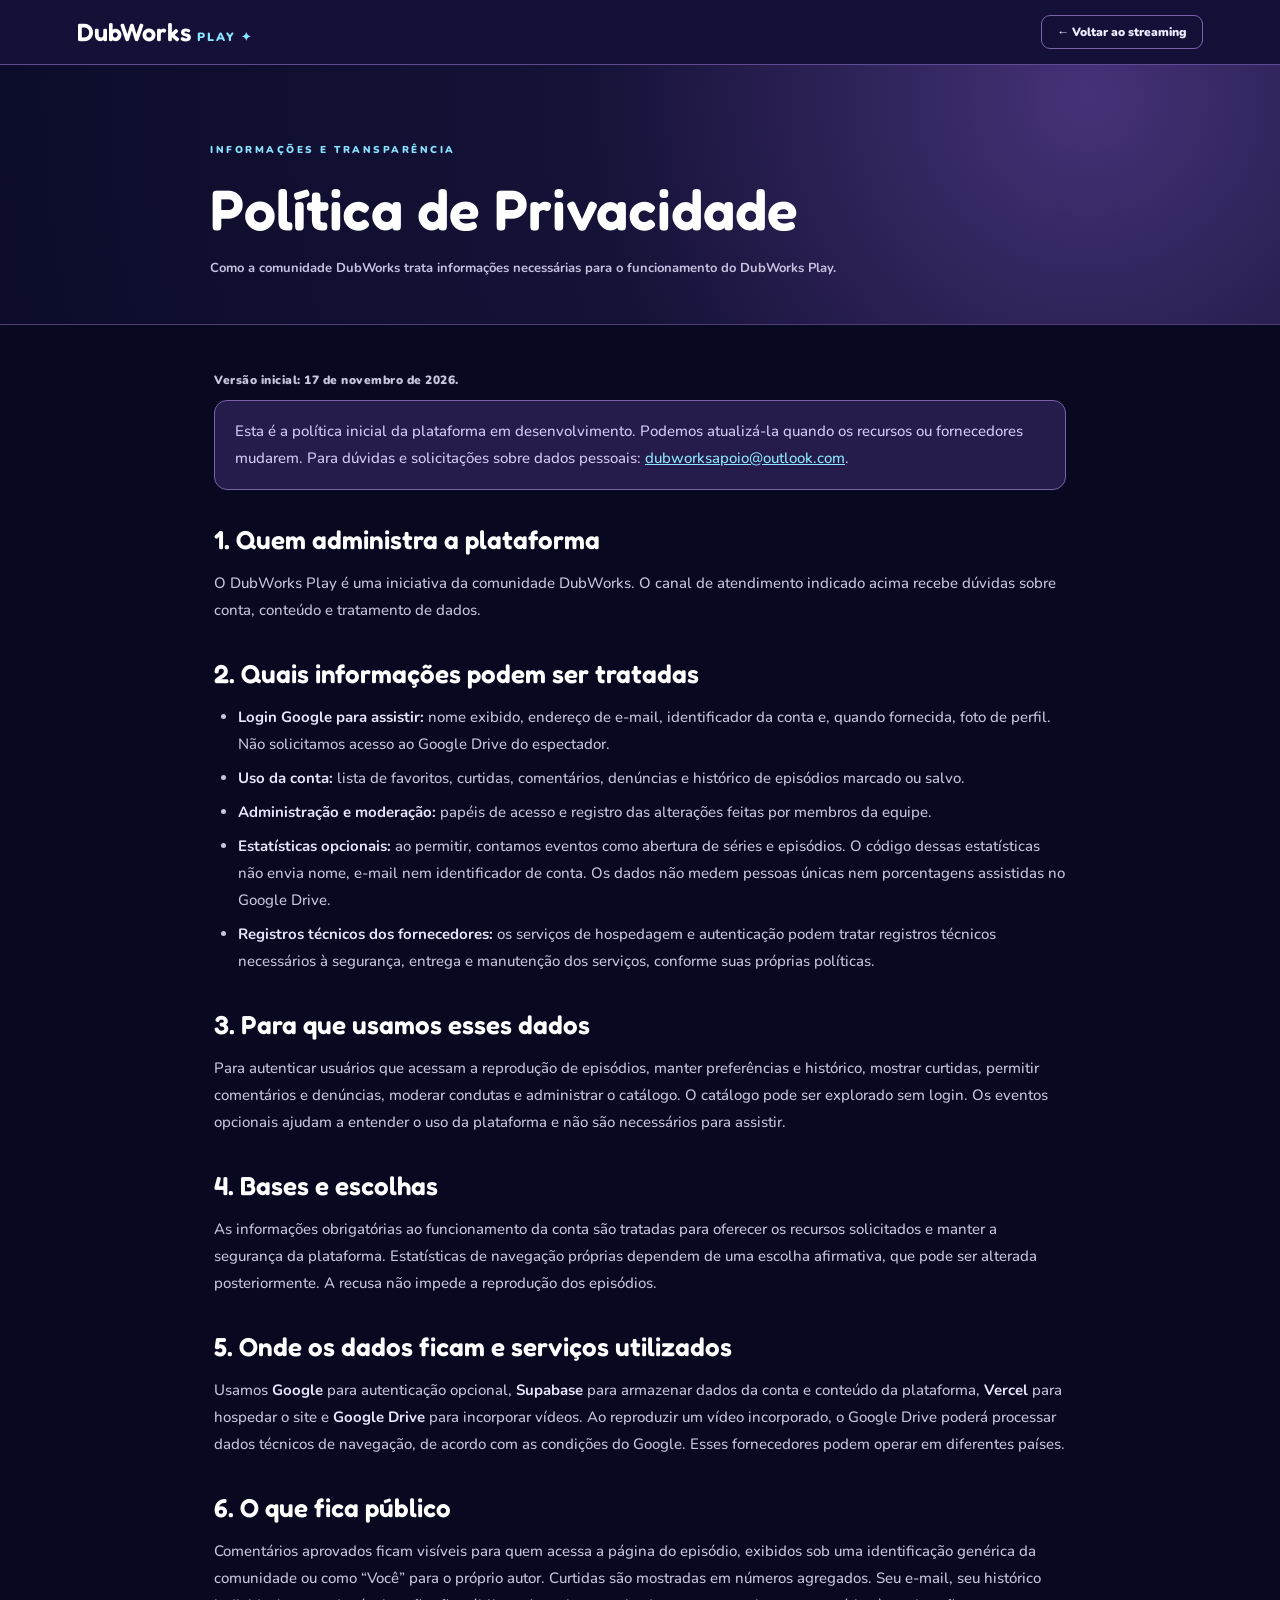
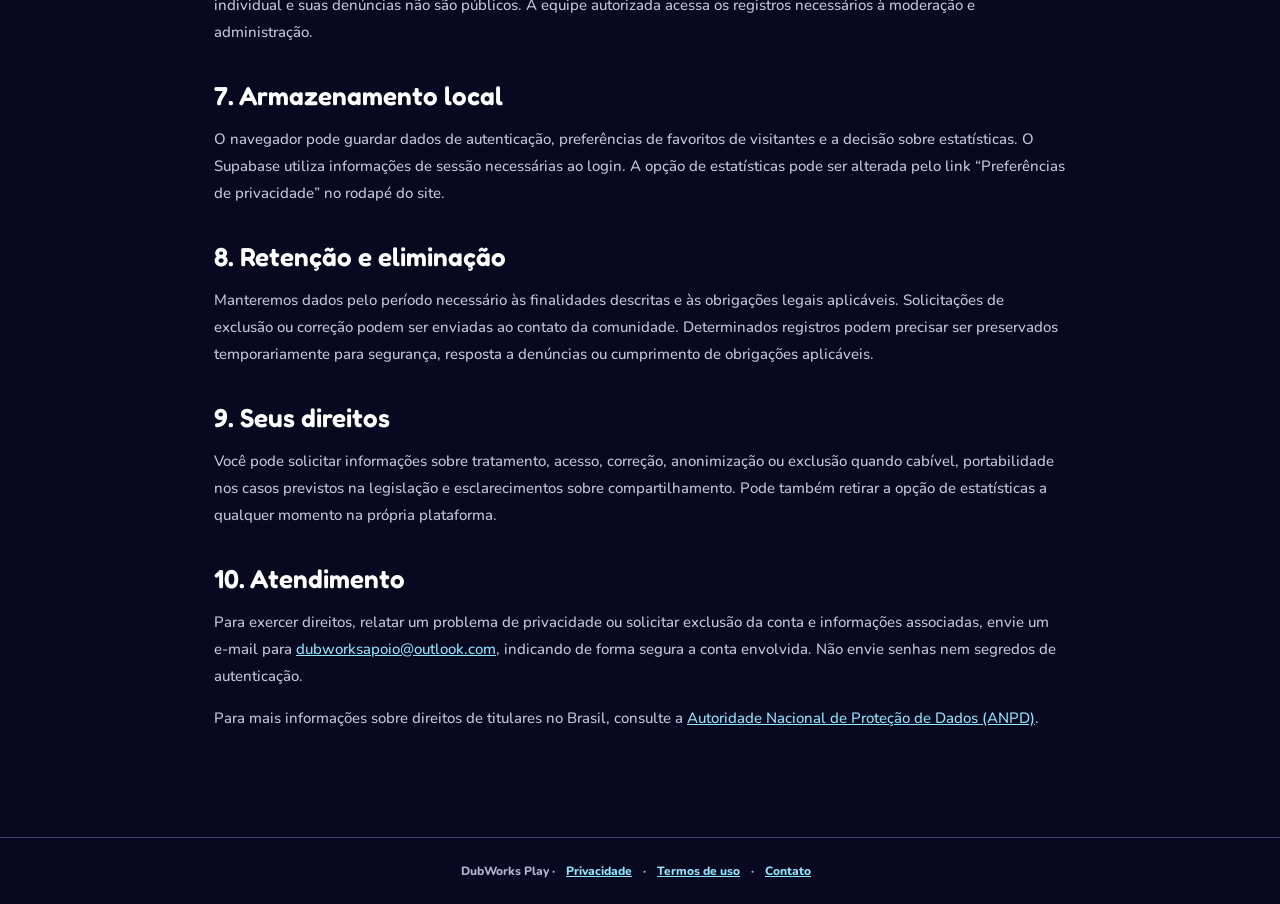
<file: privacy.html>
<!doctype html><html lang="pt-BR"><head><title>Política de Privacidade | DubWorks Play</title><meta charset="UTF-8"><meta name="viewport" content="width=device-width, initial-scale=1">
<meta name="theme-color" content="#151038">
<link rel="preconnect" href="https://fonts.googleapis.com"><link rel="preconnect" href="https://fonts.gstatic.com" crossorigin>
<link href="https://fonts.googleapis.com/css2?family=Fredoka:wght@500;600&family=Nunito:wght@400;600;700;800;900&display=swap" rel="stylesheet">
<link rel="stylesheet" href="./legal.css"></head>
<body><nav class="legal-nav"><a class="legal-logo" href="./index.html#inicio">DubWorks <em>PLAY ✦</em></a><a class="legal-back" href="./index.html#inicio">← Voltar ao streaming</a></nav>
<header class="legal-head"><span>INFORMAÇÕES E TRANSPARÊNCIA</span><h1>Política de Privacidade</h1><p>Como a comunidade DubWorks trata informações necessárias para o funcionamento do DubWorks Play.</p></header>
<main class="legal-main"><p class="legal-date">Versão inicial: 17 de novembro de 2026.</p>
<div class="legal-note">Esta é a política inicial da plataforma em desenvolvimento. Podemos atualizá-la quando os recursos ou fornecedores mudarem. Para dúvidas e solicitações sobre dados pessoais: <a href="mailto:dubworksapoio@outlook.com">dubworksapoio@outlook.com</a>.</div>
<h2>1. Quem administra a plataforma</h2><p>O DubWorks Play é uma iniciativa da comunidade DubWorks. O canal de atendimento indicado acima recebe dúvidas sobre conta, conteúdo e tratamento de dados.</p>
<h2>2. Quais informações podem ser tratadas</h2>
<ul><li><strong>Login Google para assistir:</strong> nome exibido, endereço de e-mail, identificador da conta e, quando fornecida, foto de perfil. Não solicitamos acesso ao Google Drive do espectador.</li>
<li><strong>Uso da conta:</strong> lista de favoritos, curtidas, comentários, denúncias e histórico de episódios marcado ou salvo.</li>
<li><strong>Administração e moderação:</strong> papéis de acesso e registro das alterações feitas por membros da equipe.</li>
<li><strong>Estatísticas opcionais:</strong> ao permitir, contamos eventos como abertura de séries e episódios. O código dessas estatísticas não envia nome, e-mail nem identificador de conta. Os dados não medem pessoas únicas nem porcentagens assistidas no Google Drive.</li>
<li><strong>Registros técnicos dos fornecedores:</strong> os serviços de hospedagem e autenticação podem tratar registros técnicos necessários à segurança, entrega e manutenção dos serviços, conforme suas próprias políticas.</li></ul>
<h2>3. Para que usamos esses dados</h2><p>Para autenticar usuários que acessam a reprodução de episódios, manter preferências e histórico, mostrar curtidas, permitir comentários e denúncias, moderar condutas e administrar o catálogo. O catálogo pode ser explorado sem login. Os eventos opcionais ajudam a entender o uso da plataforma e não são necessários para assistir.</p>
<h2>4. Bases e escolhas</h2><p>As informações obrigatórias ao funcionamento da conta são tratadas para oferecer os recursos solicitados e manter a segurança da plataforma. Estatísticas de navegação próprias dependem de uma escolha afirmativa, que pode ser alterada posteriormente. A recusa não impede a reprodução dos episódios.</p>
<h2>5. Onde os dados ficam e serviços utilizados</h2><p>Usamos <strong>Google</strong> para autenticação opcional, <strong>Supabase</strong> para armazenar dados da conta e conteúdo da plataforma, <strong>Vercel</strong> para hospedar o site e <strong>Google Drive</strong> para incorporar vídeos. Ao reproduzir um vídeo incorporado, o Google Drive poderá processar dados técnicos de navegação, de acordo com as condições do Google. Esses fornecedores podem operar em diferentes países.</p>
<h2>6. O que fica público</h2><p>Comentários aprovados ficam visíveis para quem acessa a página do episódio, exibidos sob uma identificação genérica da comunidade ou como “Você” para o próprio autor. Curtidas são mostradas em números agregados. Seu e-mail, seu histórico individual e suas denúncias não são públicos. A equipe autorizada acessa os registros necessários à moderação e administração.</p>
<h2>7. Armazenamento local</h2><p>O navegador pode guardar dados de autenticação, preferências de favoritos de visitantes e a decisão sobre estatísticas. O Supabase utiliza informações de sessão necessárias ao login. A opção de estatísticas pode ser alterada pelo link “Preferências de privacidade” no rodapé do site.</p>
<h2>8. Retenção e eliminação</h2><p>Manteremos dados pelo período necessário às finalidades descritas e às obrigações legais aplicáveis. Solicitações de exclusão ou correção podem ser enviadas ao contato da comunidade. Determinados registros podem precisar ser preservados temporariamente para segurança, resposta a denúncias ou cumprimento de obrigações aplicáveis.</p>
<h2>9. Seus direitos</h2><p>Você pode solicitar informações sobre tratamento, acesso, correção, anonimização ou exclusão quando cabível, portabilidade nos casos previstos na legislação e esclarecimentos sobre compartilhamento. Pode também retirar a opção de estatísticas a qualquer momento na própria plataforma.</p>
<h2>10. Atendimento</h2><p>Para exercer direitos, relatar um problema de privacidade ou solicitar exclusão da conta e informações associadas, envie um e-mail para <a href="mailto:dubworksapoio@outlook.com">dubworksapoio@outlook.com</a>, indicando de forma segura a conta envolvida. Não envie senhas nem segredos de autenticação.</p>
<p>Para mais informações sobre direitos de titulares no Brasil, consulte a <a href="https://www.gov.br/anpd/pt-br/assuntos/titular-de-dados" target="_blank" rel="noopener noreferrer">Autoridade Nacional de Proteção de Dados (ANPD)</a>.</p>
</main><footer class="legal-footer">DubWorks Play · <a href="./privacy.html">Privacidade</a> · <a href="./terms.html">Termos de uso</a> · <a href="mailto:dubworksapoio@outlook.com">Contato</a></footer></body></html>
</file>
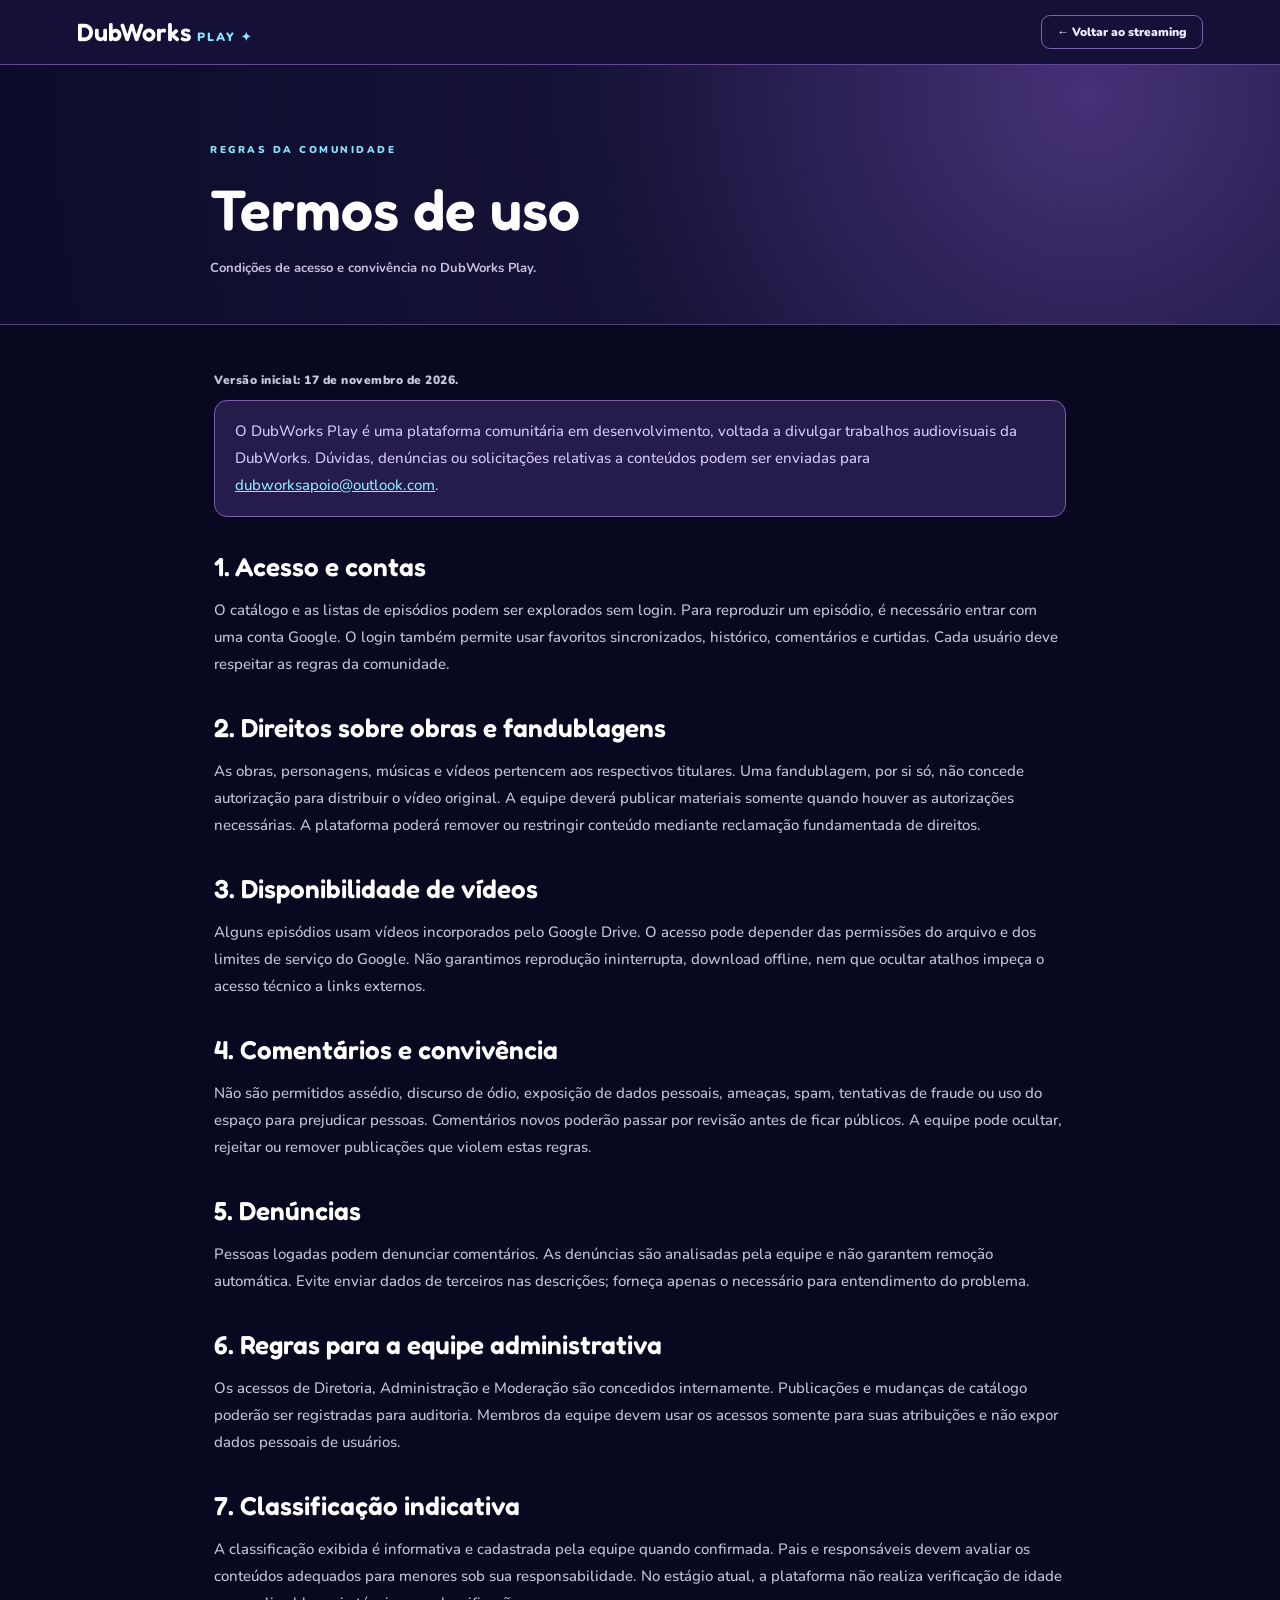
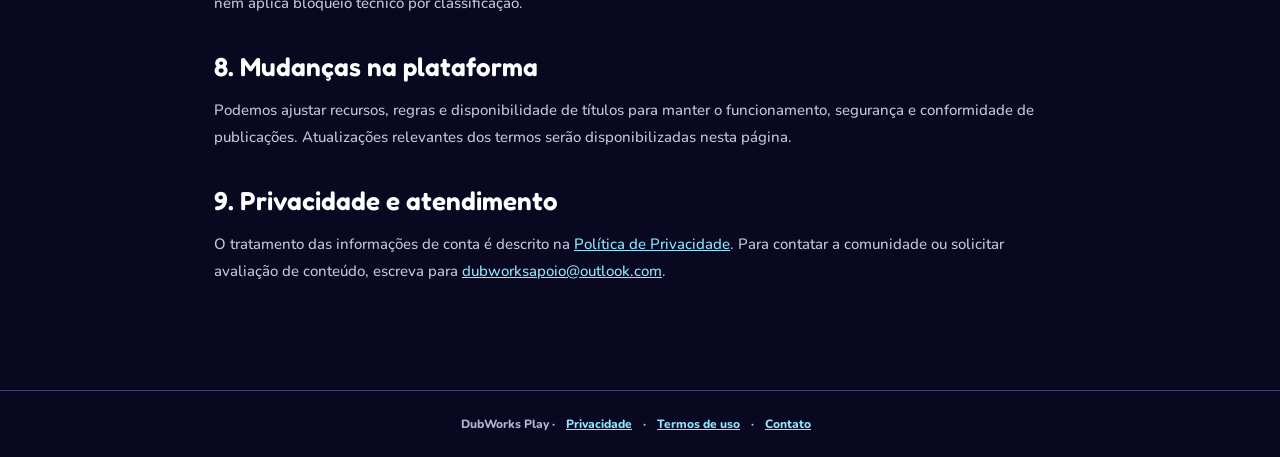
<file: terms.html>
<!doctype html><html lang="pt-BR"><head><title>Termos de Uso | DubWorks Play</title><meta charset="UTF-8"><meta name="viewport" content="width=device-width, initial-scale=1">
<meta name="theme-color" content="#151038">
<link rel="preconnect" href="https://fonts.googleapis.com"><link rel="preconnect" href="https://fonts.gstatic.com" crossorigin>
<link href="https://fonts.googleapis.com/css2?family=Fredoka:wght@500;600&family=Nunito:wght@400;600;700;800;900&display=swap" rel="stylesheet">
<link rel="stylesheet" href="./legal.css"></head>
<body><nav class="legal-nav"><a class="legal-logo" href="./index.html#inicio">DubWorks <em>PLAY ✦</em></a><a class="legal-back" href="./index.html#inicio">← Voltar ao streaming</a></nav><header class="legal-head"><span>REGRAS DA COMUNIDADE</span><h1>Termos de uso</h1><p>Condições de acesso e convivência no DubWorks Play.</p></header>
<main class="legal-main"><p class="legal-date">Versão inicial: 17 de novembro de 2026.</p>
<div class="legal-note">O DubWorks Play é uma plataforma comunitária em desenvolvimento, voltada a divulgar trabalhos audiovisuais da DubWorks. Dúvidas, denúncias ou solicitações relativas a conteúdos podem ser enviadas para <a href="mailto:dubworksapoio@outlook.com">dubworksapoio@outlook.com</a>.</div>
<h2>1. Acesso e contas</h2><p>O catálogo e as listas de episódios podem ser explorados sem login. Para reproduzir um episódio, é necessário entrar com uma conta Google. O login também permite usar favoritos sincronizados, histórico, comentários e curtidas. Cada usuário deve respeitar as regras da comunidade.</p>
<h2>2. Direitos sobre obras e fandublagens</h2><p>As obras, personagens, músicas e vídeos pertencem aos respectivos titulares. Uma fandublagem, por si só, não concede autorização para distribuir o vídeo original. A equipe deverá publicar materiais somente quando houver as autorizações necessárias. A plataforma poderá remover ou restringir conteúdo mediante reclamação fundamentada de direitos.</p>
<h2>3. Disponibilidade de vídeos</h2><p>Alguns episódios usam vídeos incorporados pelo Google Drive. O acesso pode depender das permissões do arquivo e dos limites de serviço do Google. Não garantimos reprodução ininterrupta, download offline, nem que ocultar atalhos impeça o acesso técnico a links externos.</p>
<h2>4. Comentários e convivência</h2><p>Não são permitidos assédio, discurso de ódio, exposição de dados pessoais, ameaças, spam, tentativas de fraude ou uso do espaço para prejudicar pessoas. Comentários novos poderão passar por revisão antes de ficar públicos. A equipe pode ocultar, rejeitar ou remover publicações que violem estas regras.</p>
<h2>5. Denúncias</h2><p>Pessoas logadas podem denunciar comentários. As denúncias são analisadas pela equipe e não garantem remoção automática. Evite enviar dados de terceiros nas descrições; forneça apenas o necessário para entendimento do problema.</p>
<h2>6. Regras para a equipe administrativa</h2><p>Os acessos de Diretoria, Administração e Moderação são concedidos internamente. Publicações e mudanças de catálogo poderão ser registradas para auditoria. Membros da equipe devem usar os acessos somente para suas atribuições e não expor dados pessoais de usuários.</p>
<h2>7. Classificação indicativa</h2><p>A classificação exibida é informativa e cadastrada pela equipe quando confirmada. Pais e responsáveis devem avaliar os conteúdos adequados para menores sob sua responsabilidade. No estágio atual, a plataforma não realiza verificação de idade nem aplica bloqueio técnico por classificação.</p>
<h2>8. Mudanças na plataforma</h2><p>Podemos ajustar recursos, regras e disponibilidade de títulos para manter o funcionamento, segurança e conformidade de publicações. Atualizações relevantes dos termos serão disponibilizadas nesta página.</p>
<h2>9. Privacidade e atendimento</h2><p>O tratamento das informações de conta é descrito na <a href="./privacy.html">Política de Privacidade</a>. Para contatar a comunidade ou solicitar avaliação de conteúdo, escreva para <a href="mailto:dubworksapoio@outlook.com">dubworksapoio@outlook.com</a>.</p>
</main><footer class="legal-footer">DubWorks Play · <a href="./privacy.html">Privacidade</a> · <a href="./terms.html">Termos de uso</a> · <a href="mailto:dubworksapoio@outlook.com">Contato</a></footer></body></html>
</file>
<file: legal.css>
:root{color-scheme:dark}
*{box-sizing:border-box}
body{margin:0;background:#080920;color:#eae7ff;font:500 15px/1.8 'Nunito',system-ui,sans-serif}
a{color:#8fe7ff}
a:hover{text-decoration:none}
.legal-nav{display:flex;justify-content:space-between;align-items:center;gap:20px;background:#151038;border-bottom:1px solid #5e4b91;padding:15px clamp(20px,6vw,85px)}
.legal-logo{font:600 25px 'Fredoka',sans-serif;color:#fff;text-decoration:none}
.legal-logo em{font:900 12px 'Nunito',sans-serif;color:#8ae7ff;letter-spacing:2px}
.legal-nav>.legal-back{border:1px solid #7963a9;padding:8px 15px;border-radius:9px;color:#f0ecff;text-decoration:none;font:900 12px 'Nunito',sans-serif}
.legal-nav>.legal-back:hover{background:#40317c}
.legal-head{padding:70px max(24px,calc((100vw - 860px)/2)) 45px;background:radial-gradient(circle at 85% 12%,#453277,#151237 45%,#0c0c2a 100%);border-bottom:1px solid #514078}
.legal-head span{font:900 10px 'Nunito',sans-serif;letter-spacing:2.5px;color:#8ae2ff}
.legal-head h1{font:600 clamp(34px,6vw,57px)/1.1 'Fredoka',sans-serif;margin:16px 0;color:#fff}
.legal-head p{margin:0;max-width:720px;color:#c8c0df;font:700 13px/1.7 'Nunito',sans-serif}
.legal-main{max-width:900px;margin:auto;padding:35px 24px 90px}
.legal-main h2{font:600 26px 'Fredoka',sans-serif;color:#fff;margin:34px 0 11px}
.legal-main p,.legal-main li{color:#c7c4dd}
.legal-main strong{color:#e8e4ff}
.legal-main ul{padding-left:24px}
.legal-main li{margin:7px 0}
.legal-note{padding:17px 20px;border:1px solid #7a61a8;background:#251c4c;border-radius:13px;color:#d5c9f4}
.legal-date{color:#a9a2d2;font:900 12px 'Nunito',sans-serif;letter-spacing:.5px}
.legal-footer{padding:25px;text-align:center;border-top:1px solid #483c6e;color:#b7b0d0;font:800 12px 'Nunito',sans-serif}
.legal-footer a{margin:0 8px}
@media(max-width:600px){.legal-head{padding-top:50px}.legal-nav{padding:12px 18px}.legal-logo{font-size:20px}.legal-nav>.legal-back{font-size:11px}}
</file>
